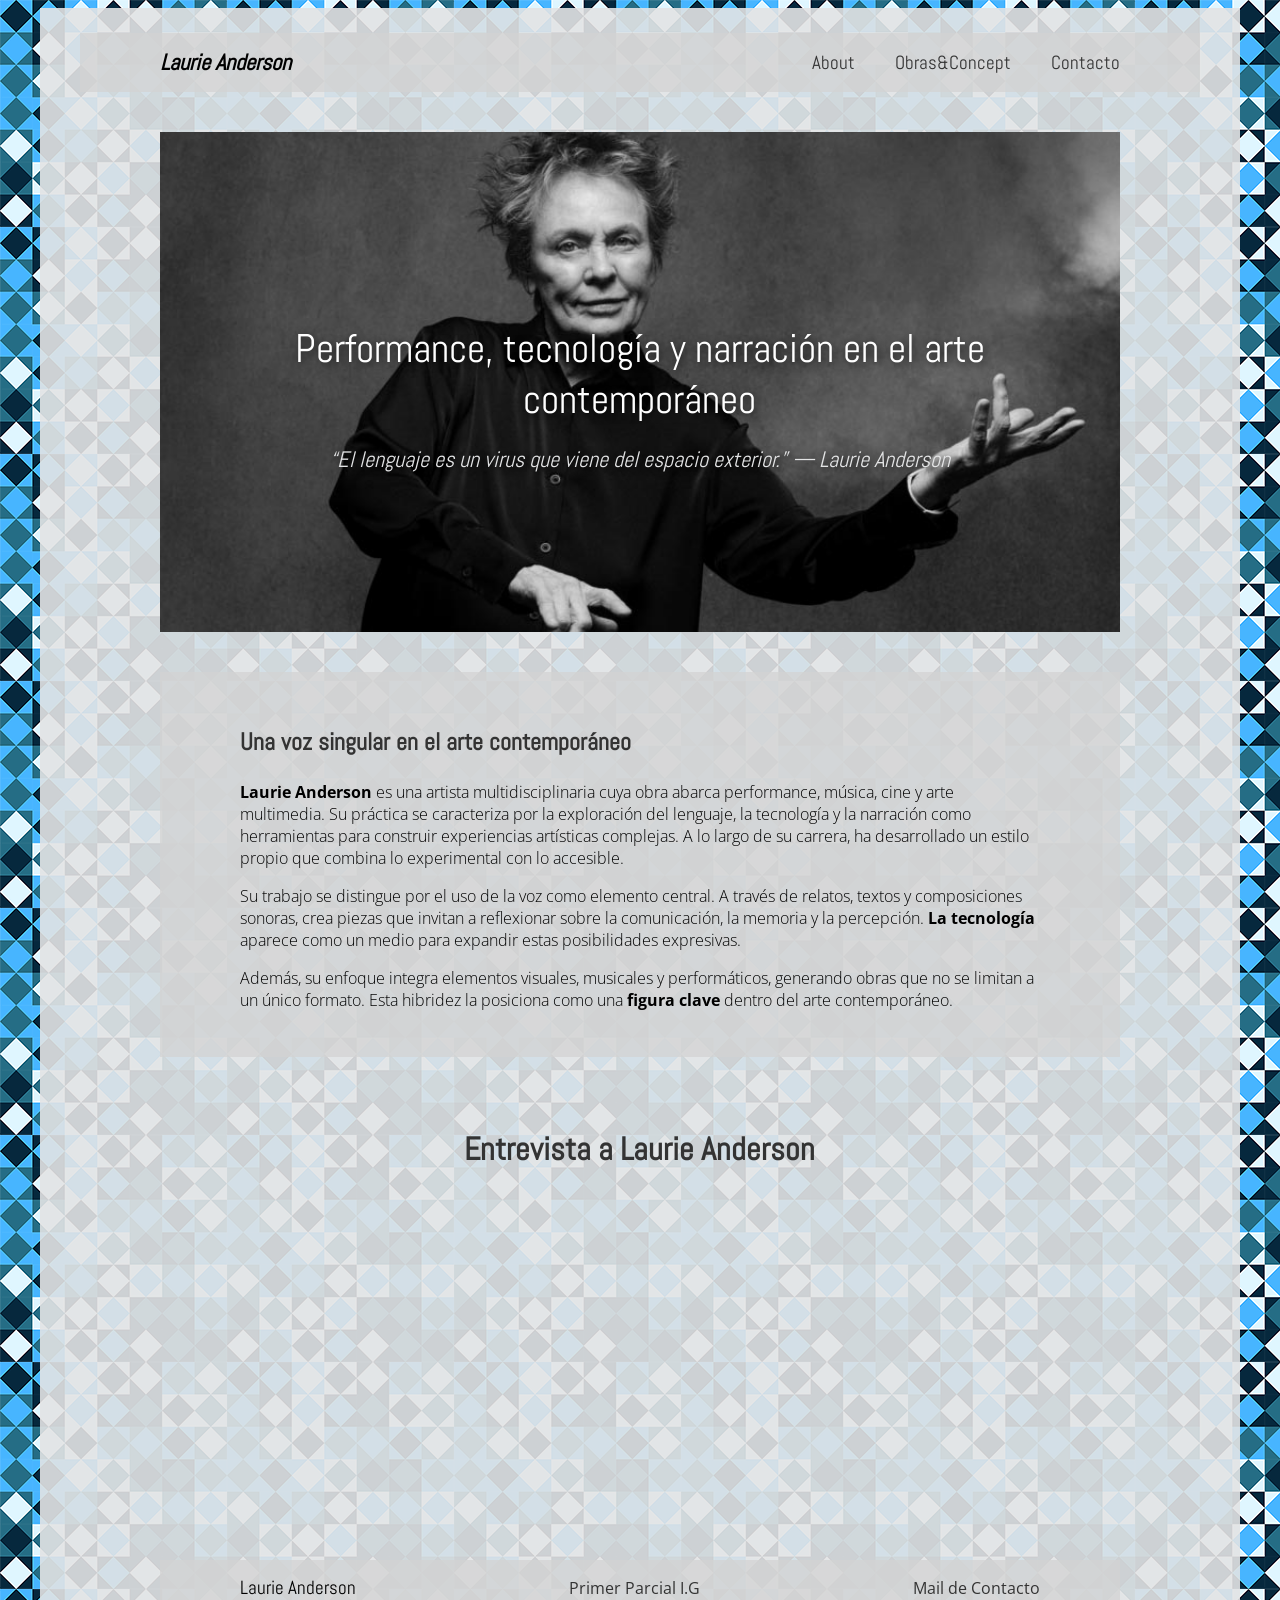
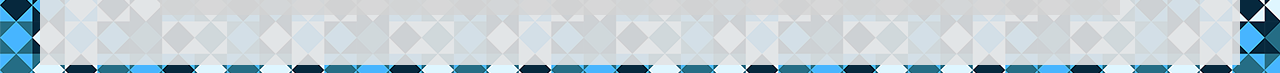
<file: index.html>
<!DOCTYPE html>
<html lang="es">
<head>
    <meta charset="UTF-8">
    <meta name="viewport" content="width=device-width, initial-scale=1.0">
    <link rel="preconnect" href="https://fonts.googleapis.com">
    <link rel="preconnect" href="https://fonts.gstatic.com" crossorigin>
    <link href="https://fonts.googleapis.com/css2?family=Abel&display=swap" rel="stylesheet">
    <link href="https://fonts.googleapis.com/css2?family=Open+Sans:ital,wght@0,300..800;1,300..800&display=swap" rel="stylesheet">
    <title>Laurie Anderson</title>
    <link rel="stylesheet" href="css/estilos.css">    
</head>

<body>
    <div id="contenedor">
    
        <header>
            <h6>  <a href="index.html"> <em>Laurie Anderson</em> </a> </h6>
                <nav>
                    <ul>
                        <li><a href="sobrelaurie.html"> <em class="menu"> About </em> </a> </li>
                        <li><a href="obrasyconcepto.html"><em class="menu"> Obras&Concept </em> </a> </li>
                        <li><a href="#contacto-footer"> <em class="menu"> Contacto </em> </a></li>
                    </ul>            
                </nav>
        </header>

        <section class="hero">
            <h1>Performance, tecnología y narración en el arte contemporáneo</h1>
            <h2>“El lenguaje es un virus que viene del espacio exterior.” — Laurie Anderson</h2>
        </section>

        <section class="principal">
            <h3>Una voz singular en el arte contemporáneo</h3>

            <p><strong> Laurie Anderson </strong> es una artista multidisciplinaria cuya obra abarca performance, música, cine y arte multimedia. Su práctica se caracteriza por la exploración del lenguaje, la tecnología y la narración como herramientas para construir experiencias artísticas complejas. A lo largo de su carrera, ha desarrollado un estilo propio que combina lo experimental con lo accesible.</p>

            <p>Su trabajo se distingue por el uso de la voz como elemento central. A través de relatos, textos y composiciones sonoras, crea piezas que invitan a reflexionar sobre la comunicación, la memoria y la percepción. <strong> La tecnología </strong> aparece como un medio para expandir estas posibilidades expresivas.</p>

            <p>Además, su enfoque integra elementos visuales, musicales y performáticos, generando obras que no se limitan a un único formato. Esta hibridez la posiciona como una <strong> figura clave</strong> dentro del arte contemporáneo.
            </p>
        </section>

        <section class="multimedia">
            <h3>Entrevista a Laurie Anderson</h3>

           <iframe width="560" height="315" src="https://www.youtube.com/embed/Vzt2p4XkKco?si=bhRvwnDXFQf_e6p4&amp;start=1" title="YouTube video player" frameborder="0" allow="accelerometer; autoplay; clipboard-write; encrypted-media; gyroscope; picture-in-picture; web-share" referrerpolicy="strict-origin-when-cross-origin" allowfullscreen></iframe>

       </section>

        <footer class="footer" id="contacto-footer">

            <ul>
                <li> <h6>Laurie Anderson</h6> </li>
                <li> <p>Primer Parcial I.G</p> </li>
                <li> <address> <a href="mailto:laurie@artedigital.com"> Mail de Contacto </a> </address> </li>
            </ul>
            
        </footer>



    </div>
</body>


</html>
</file>
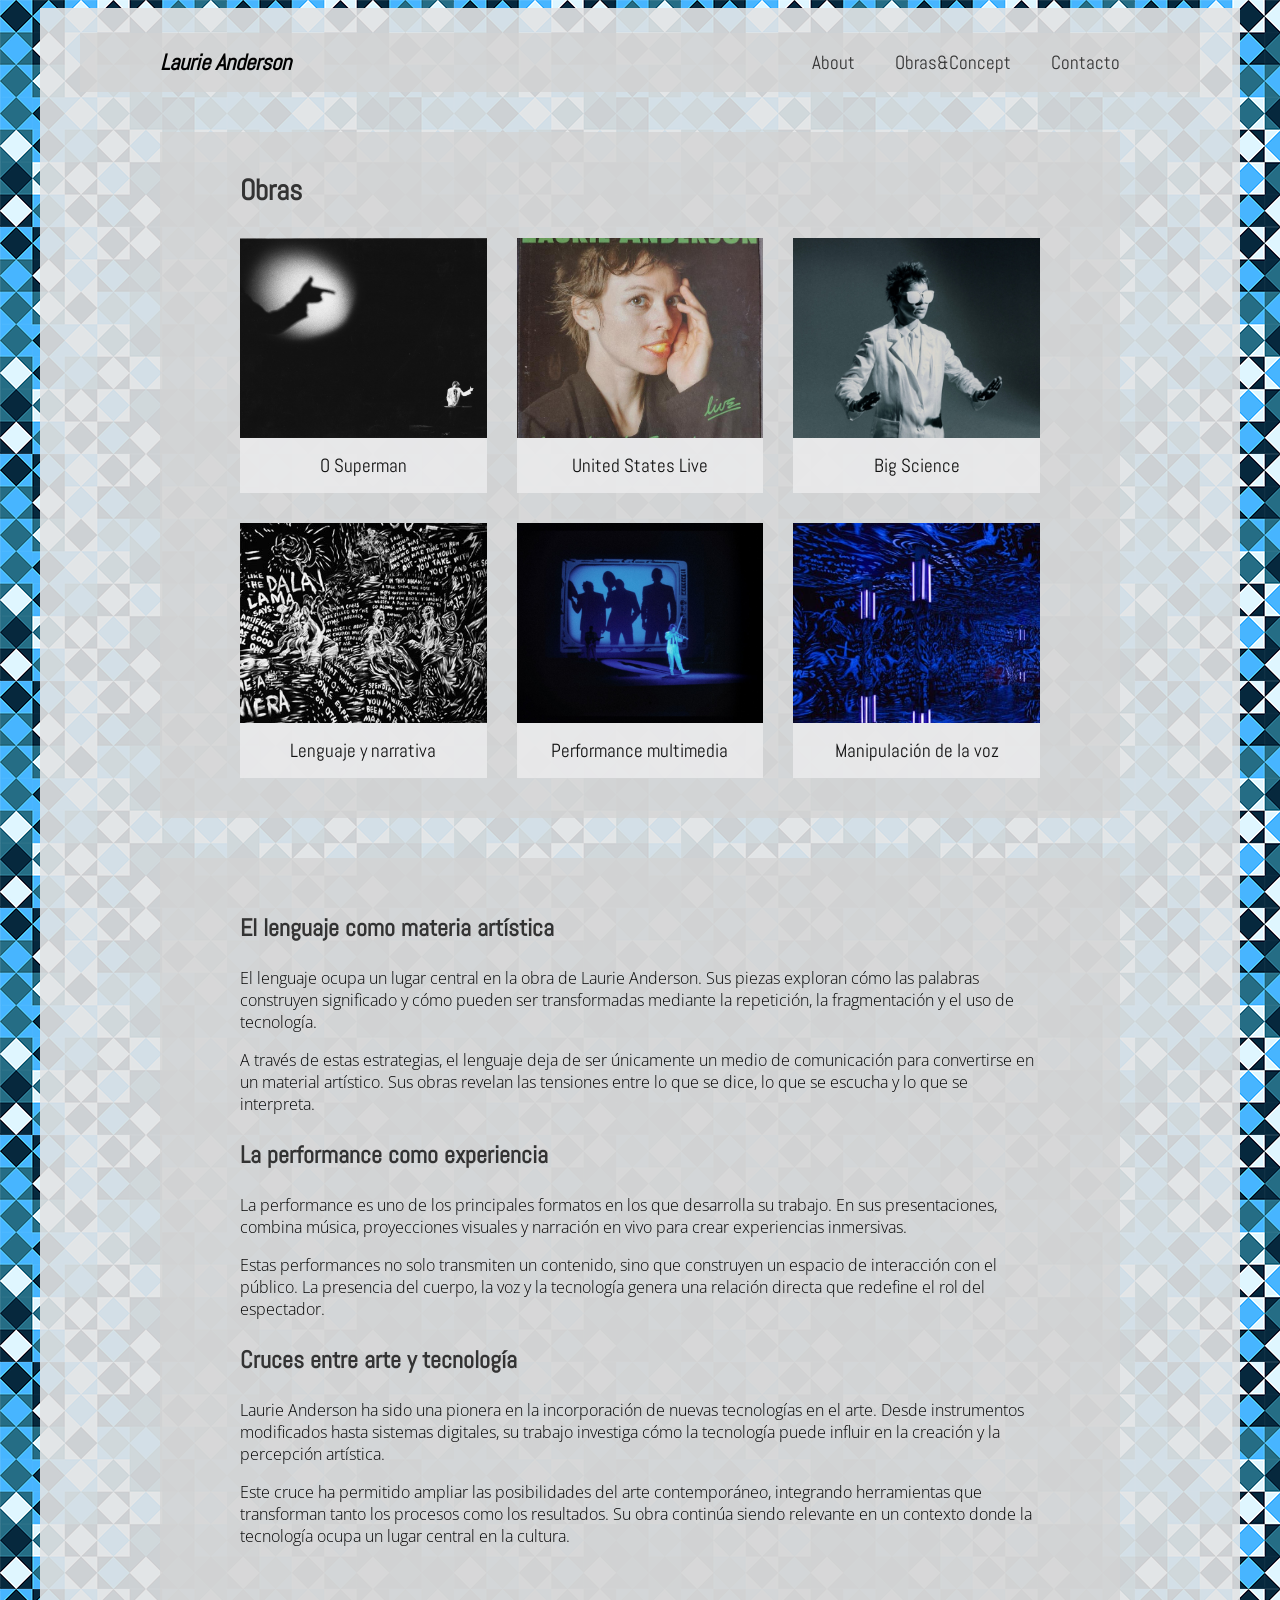
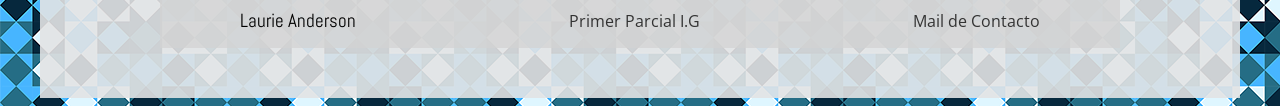
<file: obrasyconcepto.html>
<!DOCTYPE html>
<html lang="es">
<head>
    <meta charset="UTF-8">
    <meta name="viewport" content="width=device-width, initial-scale=1.0">
    <link rel="preconnect" href="https://fonts.googleapis.com">
    <link rel="preconnect" href="https://fonts.gstatic.com" crossorigin>
    <link href="https://fonts.googleapis.com/css2?family=Abel&display=swap" rel="stylesheet">
    <link href="https://fonts.googleapis.com/css2?family=Open+Sans:ital,wght@0,300..800;1,300..800&display=swap" rel="stylesheet">
    <title>Laurie Anderson</title>
    <link rel="stylesheet" href="css/estilos.css">    
</head>

<body>
    <div id="contenedor">
    
        <header>
            <h6>  <a href="index.html"> <em>Laurie Anderson</em> </a> </h6>
                <nav>
                    <ul>
                        <li><a href="sobrelaurie.html"> <em class="menu"> About </em> </a> </li>
                        <li><a href="obrasyconcepto.html"><em class="menu"> Obras&Concept </em> </a> </li>
                        <li><a href="#contacto-footer"> <em class="menu"> Contacto </em> </a></li>
                    </ul>            
                </nav>
        </header>

        
        <section class="obras">
                        <h3>Obras</h3> 
    
                            <ul>
                                 <li>
                                    <div class="imagen-obra">
                                    <img src="./img/osuperman.jpg" alt="O Superman">
                                    </div>
                                    <h4>O Superman</h4>
                                </li>
        
                                <li>
                                    <div class="imagen-obra">
                                    <img src="./img/unlive.jpg" alt="United States Live">
                                    </div>
                                <h4>United States Live</h4>
                                </li>
        
                                <li>
                                    <div class="imagen-obra">
                                    <img src="./img/bigscience.jpg" alt="Big Science">
                                    </div>
                                    <h4>Big Science</h4>
                                </li>
        
                                <li>
                                    <div class="imagen-obra">
                                    <img src="./img/anderson-3.jpg" alt="Lenguaje y narrativa">
                                    </div>
                                    <h4>Lenguaje y narrativa</h4>
                                </li>
                                
                                <li>
                                    <div class="imagen-obra">
                                    <img src="./img/performance.jpg" alt="Performance multimedia">
                                    </div>
                                    <h4>Performance multimedia</h4>
                                </li>
                                
                                <li>
                                    <div class="imagen-obra">
                                    <img src="./img/anderson-4.jpg" alt="Manipulación de la voz">
                                    </div>
                                    <h4>Manipulación de la voz</h4>
                                </li>
                            </ul>
</section>

<section id="sobre">
            <article>
                <h3>El lenguaje como materia artística</h3>

                <p>El lenguaje ocupa un lugar central en la obra de Laurie Anderson. Sus piezas exploran cómo las palabras construyen significado y cómo pueden ser transformadas mediante la repetición, la fragmentación y el uso de tecnología.</p>

                <p>A través de estas estrategias, el lenguaje deja de ser únicamente un medio de comunicación para convertirse en un material artístico. Sus obras revelan las tensiones entre lo que se dice, lo que se escucha y lo que se interpreta.</p>
            </article>

             <article>
                <h3>La performance como experiencia</h3>

                <p>La performance es uno de los principales formatos en los que desarrolla su trabajo. En sus presentaciones, combina música, proyecciones visuales y narración en vivo para crear experiencias inmersivas.</p>

                <p>Estas performances no solo transmiten un contenido, sino que construyen un espacio de interacción con el público. La presencia del cuerpo, la voz y la tecnología genera una relación directa que redefine el rol del espectador.</p>                
            </article>

            <article>
                <h3>Cruces entre arte y tecnología</h3>

                <p>Laurie Anderson ha sido una pionera en la incorporación de nuevas tecnologías en el arte. Desde instrumentos modificados hasta sistemas digitales, su trabajo investiga cómo la tecnología puede influir en la creación y la percepción artística.</p>

                <p>Este cruce ha permitido ampliar las posibilidades del arte contemporáneo, integrando herramientas que transforman tanto los procesos como los resultados. Su obra continúa siendo relevante en un contexto donde la tecnología ocupa un lugar central en la cultura.</p>                
            </article>
        </section>

        <div class="espacio">
        </div>

  <footer class="footer" id="contacto-footer">

        <ul>
            <li> <h6>Laurie Anderson</h6> </li>
            <li> <p>Primer Parcial I.G</p> </li>
            <li> <address> <a href="mailto:laurie@artedigital.com"> Mail de Contacto </a> </address> </li>
            </ul>
            
    </footer>


    </div>
</body>


</html>
</file>
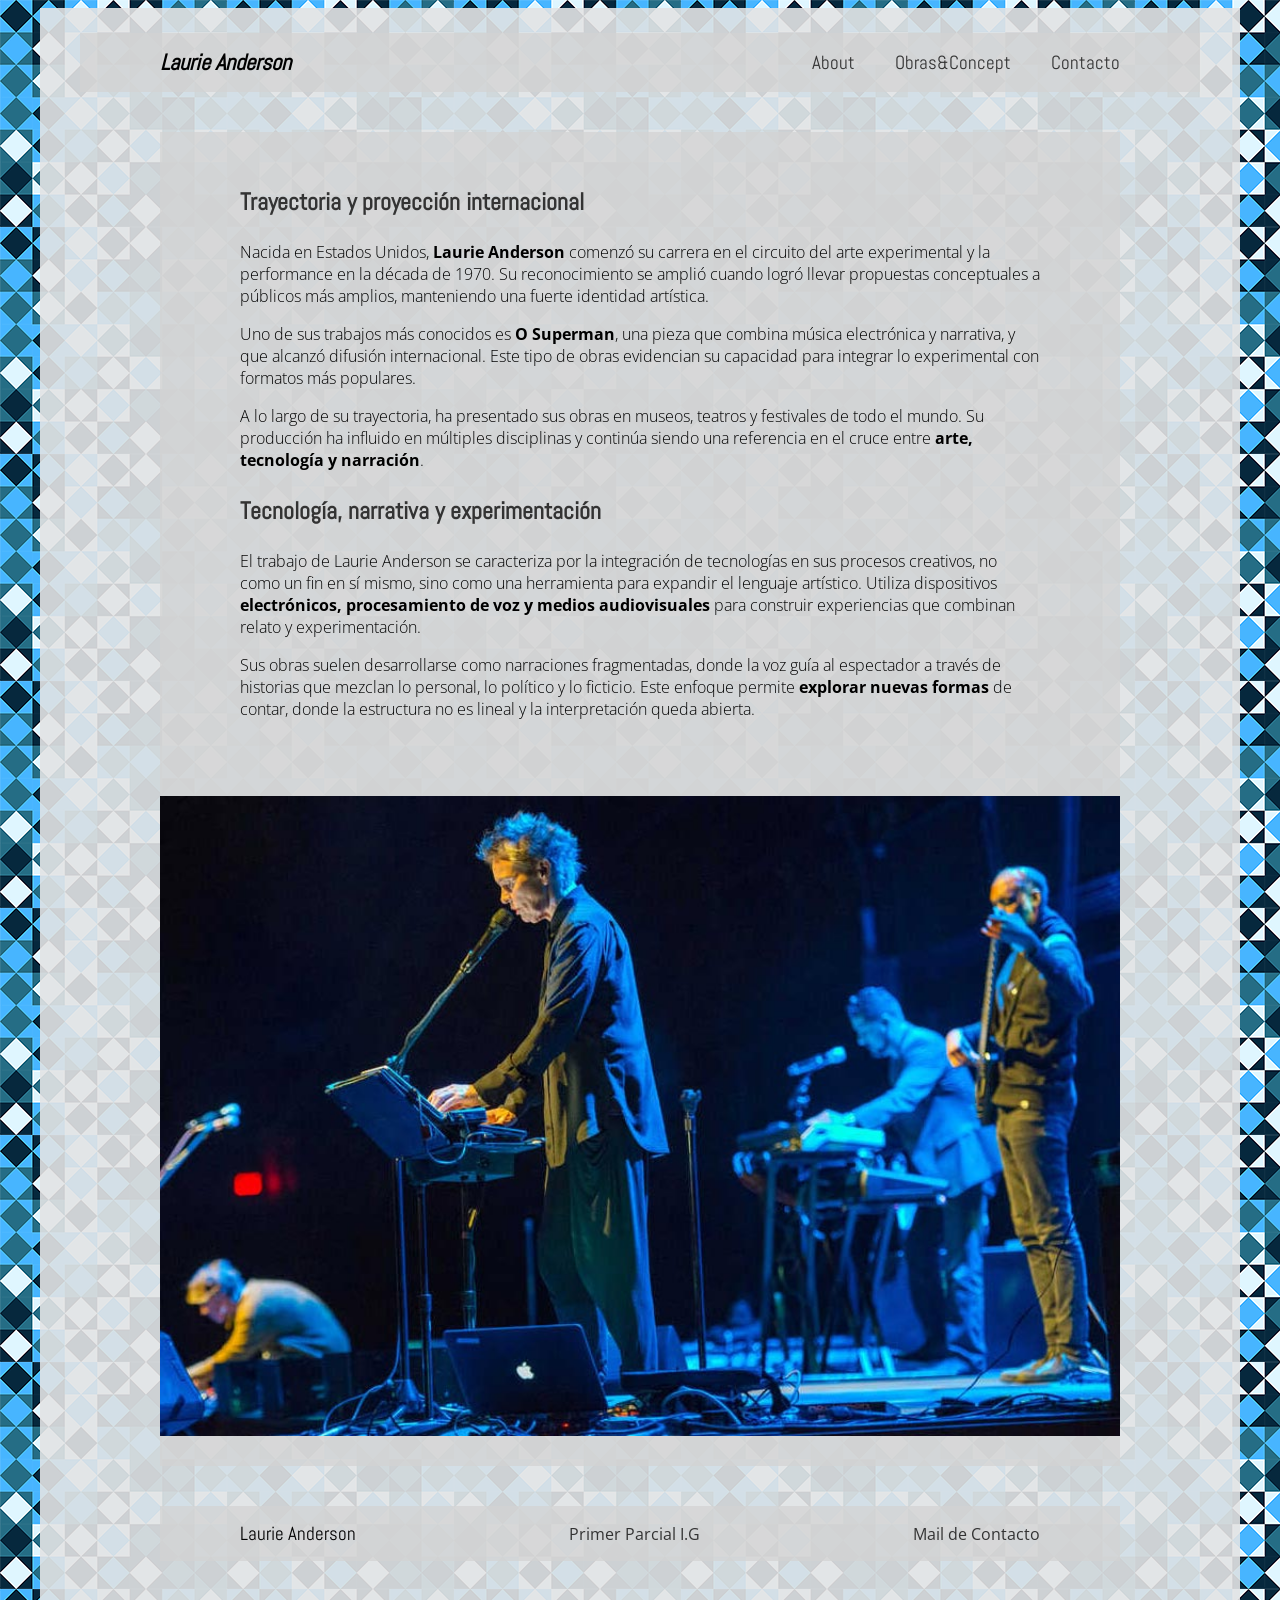
<file: sobrelaurie.html>
<!DOCTYPE html>
<html lang="es">
<head>
    <meta charset="UTF-8">
    <meta name="viewport" content="width=device-width, initial-scale=1.0">
    <link rel="preconnect" href="https://fonts.googleapis.com">
    <link rel="preconnect" href="https://fonts.gstatic.com" crossorigin>
    <link href="https://fonts.googleapis.com/css2?family=Abel&display=swap" rel="stylesheet">
    <link href="https://fonts.googleapis.com/css2?family=Open+Sans:ital,wght@0,300..800;1,300..800&display=swap" rel="stylesheet">
    <title>Laurie Anderson</title>
    <link rel="stylesheet" href="css/estilos.css">    
</head>

<body>
    <div id="contenedor">
    
        <header>
            <h6>  <a href="index.html"> <em>Laurie Anderson</em> </a> </h6>
                <nav>
                    <ul>
                        <li><a href="sobrelaurie.html"> <em class="menu"> About </em> </a> </li>
                        <li><a href="obrasyconcepto.html"><em class="menu"> Obras&Concept </em> </a> </li>
                        <li><a href="#contacto-footer"> <em class="menu"> Contacto </em> </a></li>
                    </ul>            
                </nav>
        </header>

        <section id="sobre">
            <article>
                <h3>Trayectoria y proyección internacional</h3>

                <p>Nacida en Estados Unidos, <strong>Laurie Anderson</strong> comenzó su carrera en el circuito del arte experimental y la performance en la década de 1970. Su reconocimiento se amplió cuando logró llevar propuestas conceptuales a públicos más amplios, manteniendo una fuerte identidad artística.
                </p>

                <p>Uno de sus trabajos más conocidos es <strong>O Superman</strong>, una pieza que combina música electrónica y narrativa, y que alcanzó difusión internacional. Este tipo de obras evidencian su capacidad para integrar lo experimental con formatos más populares.</p>

                <p>A lo largo de su trayectoria, ha presentado sus obras en museos, teatros y festivales de todo el mundo. Su producción ha influido en múltiples disciplinas y continúa siendo una referencia en el cruce entre <strong>arte, tecnología y narración</strong>.</p>
            </article>

             <article>
                <h3>Tecnología, narrativa y experimentación</h3>

                <p>El trabajo de Laurie Anderson se caracteriza por la integración de tecnologías en sus procesos creativos, no como un fin en sí mismo, sino como una herramienta para expandir el lenguaje artístico. Utiliza dispositivos <strong>electrónicos, procesamiento de voz y medios audiovisuales</strong> para construir experiencias que combinan relato y experimentación.
                </p>

                <p>Sus obras suelen desarrollarse como narraciones fragmentadas, donde la voz guía al espectador a través de historias que mezclan lo personal, lo político y lo ficticio. Este enfoque permite <strong>explorar nuevas formas</strong> de contar, donde la estructura no es lineal y la interpretación queda abierta.</p>

                
            </article>
        </section>

        <div class="foto">
            <img src="./img/anderson-2.jpg" alt="anderson2">
        </div>

        







    <footer class="footer" id="contacto-footer">

        <ul>
            <li> <h6>Laurie Anderson</h6> </li>
            <li> <p>Primer Parcial I.G</p> </li>
            <li> <address> <a href="mailto:laurie@artedigital.com"> Mail de Contacto</a> </address> </li>
            </ul>
            
    </footer>




    </div>
</body>


</html>
</file>
<file: css/estilos.css>
body {
    background-image: url("../img/fondo.png"); 
} 

#contenedor {
    background-color: rgba(227, 228, 229, 0.90); 
    min-height: 100vh;         
    width: 95%;
    margin: 0 auto;
    padding-top: 25px;
    padding-bottom: 25px;
    display: flex;
    flex-direction: column;
}

/* Aplicamos Abel a los títulos */
h1, h2 {
    font-family: "Abel", sans-serif;
    font-weight: 400;
    font-style: normal;
}



header {
    background-color: rgba(211, 211, 211, 0.75);
    display: flex;
    align-items: center;
    width: 80%;           
    max-width: 1200px;    
    margin: 0 auto;

    padding: 15px 0;      
    padding-left: 80px;  
    padding-right: 80px; 
}


/*logo*/

header h6 {
    margin: 0;
}

header h6 a {
    font-family: "Abel", sans-serif; 
    text-decoration: none;
    color: black;
    font-size: 1.4rem; 
}

header h6 a em {
    font-style: italic; 
}


/*Navegador */
nav {
    margin-left: auto; 
}

nav ul {
    display: flex;             
    list-style: none;          
    margin: 0;
    padding: 0;
    gap: 40px;                 
}

nav ul li a:hover em.menu {
    color: #ff3b30;          /* Cambia el texto a un color rojo/destacado (podés usar el que quieras) */
    text-decoration: underline; /* Le agrega un subrayado sutil al pasar el mouse */
    transition: color 0.3s ease; /* Hace que el cambio de color sea suave y no un golpe seco */
}

/* Agregamos la transición también al estado normal para que cuando saques el mouse vuelva suave */
nav ul li a em.menu {
    font-style: normal; 
    transition: color 0.3s ease; 
}

nav ul li a {
    font-family: "Abel", sans-serif; 
    text-decoration: none;     
    color: #333;
    font-weight: 400;
    font-size: 1.2rem;

}

nav ul li a em.menu {
    font-style: normal; 
}


/* seccion Hero, box centrado, imagen de fondo y titulos centrados */
.hero {
    
    background-image: url("../img/anderson-1.jpg");
    
    /* Ajustes para que la foto no se rompa ni se repita */
    background-size: cover;       
    background-position: center;  
    background-repeat: no-repeat;
    
    /* Dimensiones alineadas con tu header */
    width: 80%;                   
    max-width: 1200px;
    margin: 40px auto 40px auto;     /* 40px de espacio abajo del header */
    min-height: 500px;            /* Alto para que luzca la imagen */
    
    /* Flexbox para centrar H1 y H2 horizontal y verticalmente */
    display: flex;
    flex-direction: column;       /* Uno abajo del otro */
    justify-content: center;      /* Centrado vertical */
    align-items: center;          /* Centrado horizontal */
    
    padding: 40px;
    box-sizing: border-box;       
    text-align: center;           /* Alinea las líneas de texto al medio */
}

/* Estilos de los textos internos del Hero para que contrasten */
.hero h1 {
    color: white;                 
    font-size: 2.5rem;
    margin-bottom: 20px;          
    text-shadow: 2px 2px 8px rgba(0, 0, 0, 0.7); 
}

.hero h2 {
    color: #e3e4e5;               
    font-size: 1.4rem;
    font-style: italic;           
    margin: 0;
    text-shadow: 2px 2px 6px rgba(0, 0, 0, 0.7);
}


.principal {

    background-color: rgba(211, 211, 211, 0.75);
    width: 80%;           
    max-width: 1200px;    
    margin: 0 auto 40px auto; /* Centrado y con separación hacia abajo */
    padding: 30px 80px;      
    box-sizing: border-box;
    }

.principal h3  {

    font-family: "Abel", sans-serif; 
    font-size: 1.5rem;
    text-decoration: none;     
    color: #333;
    font-weight: 600;
}

.principal p {
  font-family: "Open Sans", sans-serif;
  font-size: 1rem;
  font-weight: 200;
  font-style: normal;
}

.multimedia {

    width: 80%;                   
    max-width: 1200px;
    margin: 0px auto 40px auto;     
    padding: 0px;
    box-sizing: border-box;       
    text-align: center;    
}

.multimedia h3 { 
    font-family: "Abel", sans-serif; 
    font-size: 2rem;
    text-decoration: none;     
    color: #333;
    font-weight: 600;
}


/* Estilos footer */
.footer {
    background-color: rgba(211, 211, 211, 0.75);
    
    /* Copiamos las dimensiones exactas de tu header */
    width: 80%;           
    max-width: 1200px;    
    margin: auto auto 25px auto; 

    /* Los mismos paddings exactos del header para que las puntas coincidan */
    padding: 15px 0;      
    padding-left: 80px;  
    padding-right: 80px; 
    
    /* Esta línea es clave: obliga al navegador a calcular el ancho 
       incluyendo los paddings para que no se desalinee */
    box-sizing: border-box; 
}

/* La lista interna que distribuye tus 3 datos */
.footer ul {
    display: flex;             
    list-style: none;          
    margin: 0;
    padding: 0;
    
    /* Tira el nombre a la izquierda, el parcial al centro y el mail a la derecha */
    justify-content: space-between; 
    align-items: center; /* Centrado vertical */
}

/* Limpieza de márgenes heredados */
.footer ul li h6,
.footer ul li p {
    margin: 0px;

}

/* Estilo para "Laurie Anderson" (Izquierda) */
.footer h6 {
    font-family: "Abel", sans-serif; 
    color: black;
    font-size: 1.2rem; 
    font-weight: 400;
}

/* Estilo para "Primer Parcial I.G" (Centro) */
.footer p {
    font-family: "Open Sans", sans-serif;
    font-size: 1rem;
    color: #333;
    font-weight: 400;
}

/* Estilo para el Mail de Contacto (Derecha) */
.footer address {
    font-style: normal; /* Quita la cursiva de la etiqueta address */
}

.footer address a {
    font-family: "Open Sans", sans-serif;
    text-decoration: none;
    color: #333;
    font-size: 1rem;
    transition: color 0.3s ease;
}

/* Hover para tu link de mail */
.footer address a:hover {
    color: #ff3b30;
    text-decoration: underline;
}

/*medidas del contenedor y tipografia y color de h3 y p*/
#sobre {

    background-color: rgba(211, 211, 211, 0.75);
    width: 80%;           
    max-width: 1200px;    
    margin: 40px auto 0px auto; /* Centrado y con separación hacia abajo */
    padding: 30px 80px;      
    box-sizing: border-box;
    }

#sobre h3  {

    font-family: "Abel", sans-serif; 
    font-size: 1.5rem;
    text-decoration: none;     
    color: #333;
    font-weight: 600;
}

#sobre p {
  font-family: "Open Sans", sans-serif;
  font-size: 1rem;
  font-weight: 300;
  font-style: normal;
}




.foto {
    background-color: rgba(211, 211, 211, 0.75); /* El mismo fondo gris */
    width: 80%;           
    max-width: 1200px;    
    margin: 0px auto 40px auto;    /* Centrado y con separación arriba y abajo */
    
    /* Le damos un padding arriba y abajo para que respire, 
       pero 0 a los costados para que la foto llene la caja gris */
    padding: 30px 0;      
    box-sizing: border-box; 
    
    /* Centramos la imagen si es que llega a ser más chica que el contenedor */
    text-align: center; 
}

/* CONTROL DE LA IMAGEN: Evita que la foto se desborde */
.foto img {
    width: 100%;          /* Obliga a la foto a estirarse hasta el ancho del div */
    max-width: 1040px;    /* 1200px (max) menos los 160px que simulan el aire de los textos */
    height: auto;         /* Mantiene la proporción original para que no se safe ni se achate */
    display: block;       /* Quita un espacio en blanco fantasma que los navegadores ponen abajo de las imágenes */
    margin: 0 auto;       /* Centra la imagen adentro del bloque gris */
}


/*galeria de obras */
.obras {
    background-color: rgba(211, 211, 211, 0.75); /* El mismo gris de tus cajas */
    width: 80%;           
    max-width: 1200px;    
    margin: 40px auto 0px auto; /* Centrado y separado de lo que venga abajo */
    padding: 40px 80px;       /* El mismo aire del header a los costados */
    box-sizing: border-box;
}

/* Título de la sección */
.obras h3 {
    font-family: "Abel", sans-serif;
    font-size: 1.8rem;
    font-weight: 600;
    color: #333;
    margin-top: 0;
    margin-bottom: 30px;
    text-align: left; /* Alineado con tus otros títulos */
}

/* Contenedor Flexbox de las tarjetas */
.obras ul {
    display: flex;
    flex-wrap: wrap;       /* Si no entran en una fila, saltan abajo automáticamente */
    list-style: none;
    margin: 0;
    padding: 0;
    gap: 30px;             /* Separación pareja entre tarjetas */
}

/* Cada tarjeta individual (Calculamos el espacio para que entren 3 por fila) */
.obras ul li {
    /* El cálculo resta el gap para que queden 3 columnas perfectas */
    width: calc((100% - 60px) / 3); 
    background-color: rgba(255, 255, 255, 0.5); /* Un fondo blanco sutil para destacar la tarjeta */
    overflow: hidden;
    display: flex;
    flex-direction: column;
   
}


/* Contenedor interno de la foto */
.obras .imagen-obra {
    width: 100%;
    height: 200px;         /* Altura fija para que todas las fotos midan igual */
    overflow: hidden;      /* Corta lo que sobresalga si la foto es muy alta */
    background-color: #000;
}

.obras .imagen-obra img {
    width: 100%;
    height: 100%;
    object-fit: cover;     /* Truco clave: encaja la foto sin deformarla ni estirarla */
    
}


/* Nombre de la obra abajo de su foto */
.obras h4 {
    font-family: "Abel", sans-serif;
    font-size: 1.2rem;
    font-weight: 400;
    color: #111;
    margin: 0;
    padding: 15px;         /* Espacio interno para que el texto no toque los bordes de la tarjeta */
    text-align: center;
    background-color: rgba(227, 228, 229, 0.4);
}
</file>
